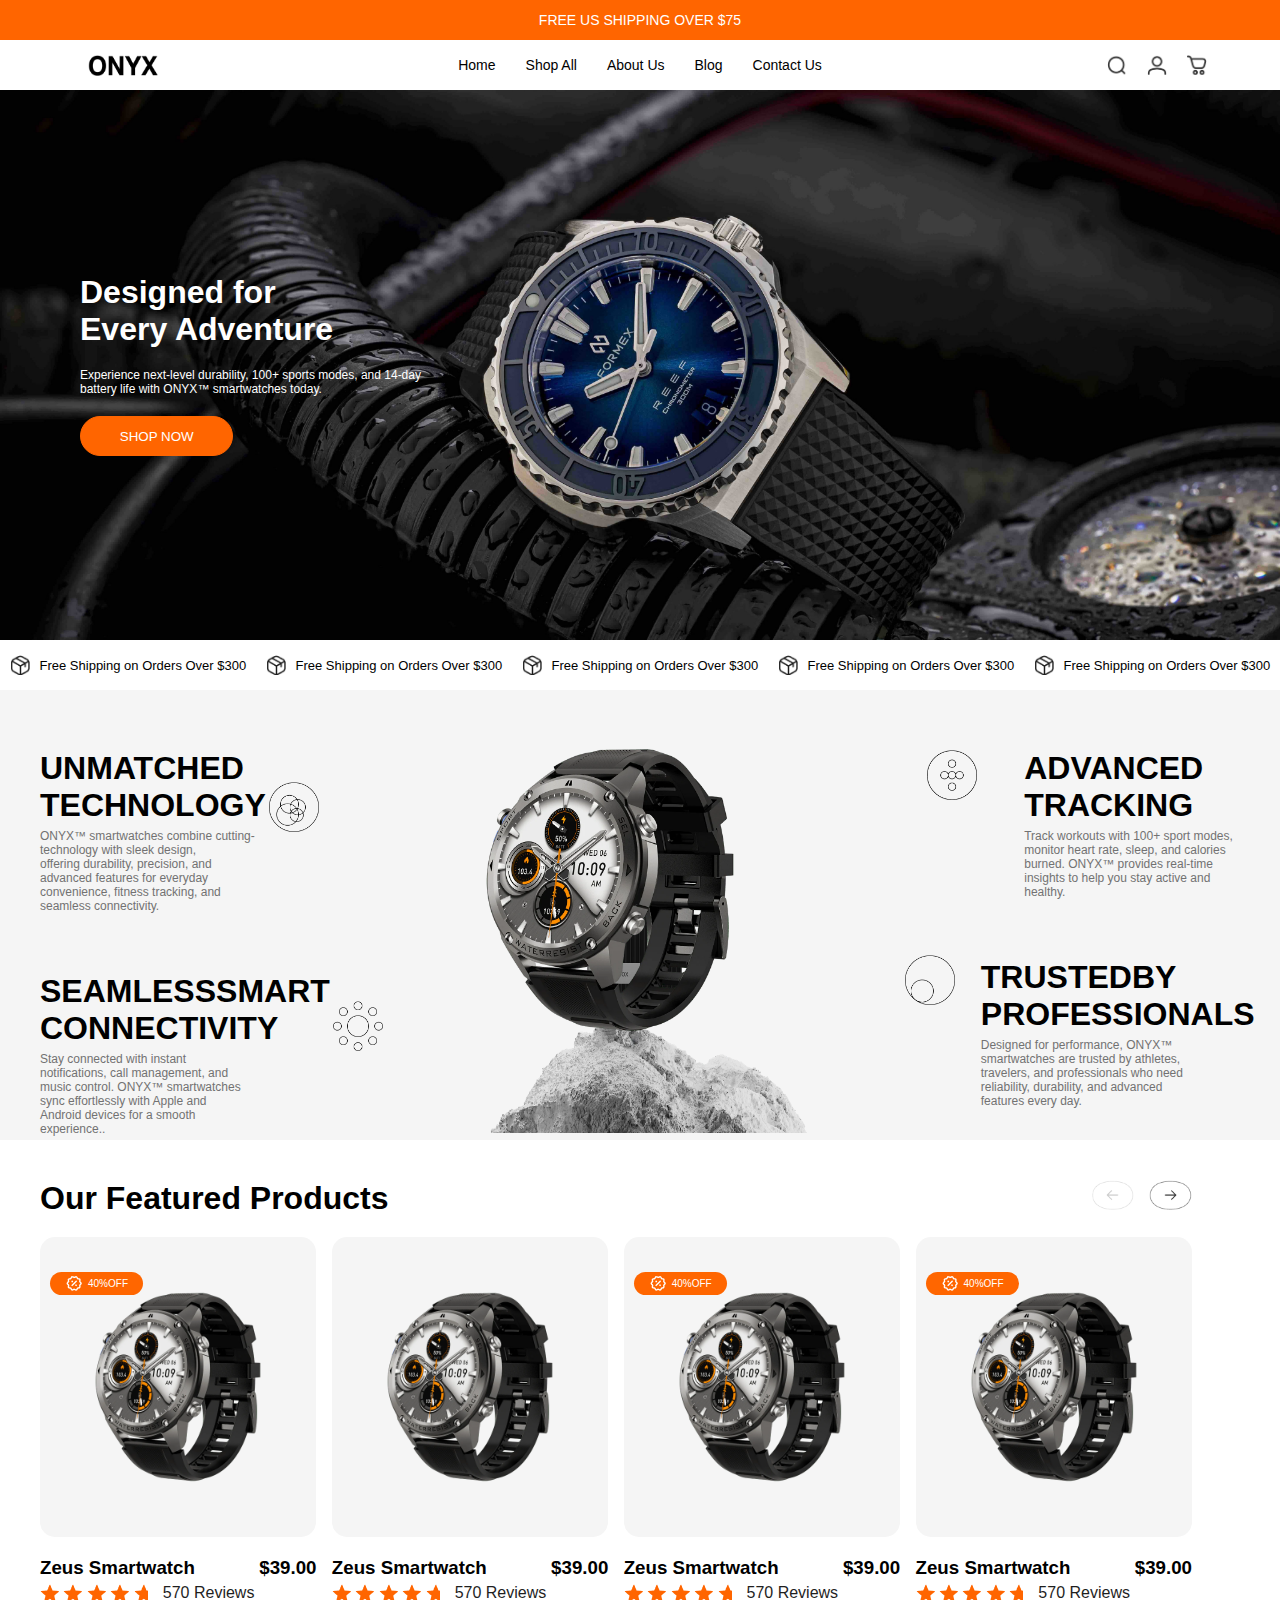
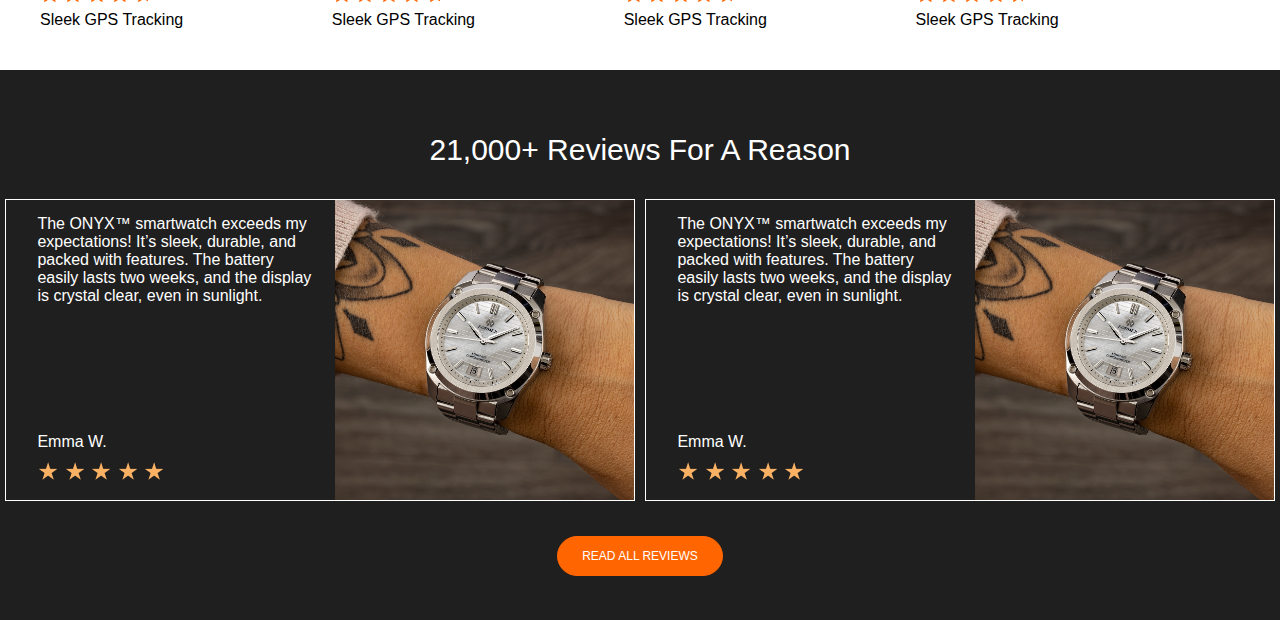
<file: Day1Task/index.html>
<!DOCTYPE html>
<html lang="en">
  <head>
    <meta charset="UTF-8" />
    <meta name="viewport" content="width=device-width, initial-scale=1.0" />
    <title>Day1Task</title>
    <link rel="stylesheet" href="styles.css" />
  </head>
  <body>
    <div class="topHeading">
      <p class="freeShipping">FREE US SHIPPING OVER $75</p>
    </div>
    <div class="navbar">
      <div class="navLogo">
        <img src="../Day1Task/assets/images/logo.png" class="logo" />
      </div>
      <div class="navPanel">
        <div class="navpanel-1">
          <p>Home</p>
          <p>Shop All</p>
          <p>About Us</p>
          <p>Blog</p>
          <p>Contact Us</p>
        </div>
      </div>
      <div class="navIcons">
        <div class="searchIcon"></div>
        <div class="userIcon"></div>
        <div class="cartIcon"></div>
      </div>
    </div>
    <!-- panel1 -->
    <div class="pane1">
      <div class="panel1Content">
        <div class="panel1Heading">
          <h1>Designed for <br />Every Adventure</h1>
          <p>
            Experience next-level durability, 100+ sports modes, and 14-day
            <br />
            battery life with ONYX™ smartwatches today.
          </p>
          <button class="shopNowBtn">SHOP NOW</button>
        </div>
      </div>
    </div>
    <!-- panel1bottom -->
    <div class="panel1Bottom">
      <div class="bottomContent">
        <div class="icon"></div>
        <p>Free Shipping on Orders Over $300</p>
      </div>
      <div class="bottomContent">
        <div class="icon"></div>
        <p>Free Shipping on Orders Over $300</p>
      </div>
      <div class="bottomContent">
        <div class="icon"></div>
        <p>Free Shipping on Orders Over $300</p>
      </div>
      <div class="bottomContent">
        <div class="icon"></div>
        <p>Free Shipping on Orders Over $300</p>
      </div>
      <div class="bottomContent">
        <div class="icon"></div>
        <p>Free Shipping on Orders Over $300</p>
      </div>
    </div>

    <section class="panel2">
      <div class="panel2LeftContent">
        <div class="leftContainer1">
          <div class="leftcontainer1Content">
            <h1>
              UNMATCHED <br />
              TECHNOLOGY
            </h1>
            <p>
              ONYX™ smartwatches combine cutting-<br />
              technology with sleek design,<br />
              offering durability, precision, and <br />
              advanced features for everyday <br />
              convenience, fitness tracking, and <br />
              seamless connectivity.
            </p>
          </div>
          <div class="leftmaincontainer1icon">
            <img
              src="./assets/icons/multiCircles.png"
              class="leftcontainer1Icon"
            />
          </div>
        </div>
        <div class="leftContainer2">
          <div class="leftcontainer2Content">
            <h1>
              SEAMLESSSMART <br />
              CONNECTIVITY
            </h1>
            <p>
              Stay connected with instant<br />
              notifications, call management, and<br />
              music control. ONYX™ smartwatches<br />
              sync effortlessly with Apple and<br />
              Android devices for a smooth<br />
              experience..
            </p>
          </div>
          <div class="leftmaincontainer2icon">
            <img src="./assets/icons/cc.png" class="leftcontainer2Icon" />
          </div>
        </div>
      </div>
      <div class="panel2Img">
        <div class="topImg">
       <img src="../Day1Task/assets/images/panel2Img.png" class="top"/>
        </div>
        <div class="bottomImg">
          <img src="../Day1Task/assets/images/mountain.png" class="bottom" />
        </div>
      </div>



      <div class="panel2RightContent">
        <div class="RightContainer1">
         
          <div class="Rightmaincontainer1icon">
            <img
              src="./assets/icons/p2icon3.png"
              class="Rightcontainer1Icon"
            />
          </div>
          <div class="Rightcontainer1Content">
            <h1>ADVANCED <br />TRACKING</h1>
            <p>
              Track workouts with 100+ sport modes,<br />
              monitor heart rate, sleep, and calories<br />
              burned. ONYX™ provides real-time<br />
              insights to help you stay active and<br />healthy.
            </p>
          </div>
        </div>
        <div class="RightContainer2">
          
          <div class="Rightmaincontainer2icon">
            <img src="./assets/icons/p2icon4.png" class="Rightcontainer2Icon" />
          </div>
          <div class="Rightcontainer2Content">
            <h1>
              TRUSTEDBY<br />
              PROFESSIONALS
            </h1>
            <p>
              Designed for performance, ONYX™ <br />smartwatches are trusted by
              athletes,<br /> travelers, and professionals who need<br /> reliability,
              durability, and advanced<br /> features every day.
            </p>
          </div>
        </div>
      </div>
      </div>
    </section>
    <section class="panelFeatureProduct">
      <div class="featureHeader">
        <h1>Our Featured Products</h1>
     <div class="featureIcons">
<div class="leftIcon">
  <img src="./assets/icons/arrowLeft.png" class="arrowIcon" />
</div>
<div class=rightIcon">
  <img src="./assets/icons/arrowRight.png" class="arrowIcon"/>
</div>
    </div>
      </div>
      <div class="slider">
        <div class="sliderCards">
          <div class="cardImgContainer">
            <div class="cardImg"></div>
          </div>
          <div class="cardContent">
            <div class="watchSpecs">
              <div class="name">
                <h3>Zeus Smartwatch</h3>
              </div>
              <div class="price">
                <h3>$39.00</h3>
              </div>
            </div>
            <div class="ratingReview">
              <div class="rating">
                <img src="./assets/icons/defaultStar.png" class="star" />
                <img src="./assets/icons/defaultStar.png" class="star" />
                <img src="./assets/icons/defaultStar.png" class="star" />
                <img src="./assets/icons/defaultStar.png" class="star" />
                <img src="./assets/icons/star.png" class="star" />
              </div>
              <div class="review">570 Reviews</div>
            </div>
            <div class="gpsTracking">
              <p>Sleek GPS Tracking</p>
            </div>
          </div>
          <div class="discount-banner">
            <img src="./assets/icons/sale.png" /> 
            <span class="discount-text">40%OFF</span>
          </div>
        </div>
        
      <div class="sliderCards">
        <div class="cardImgContainer">
          <div class="cardImg"></div>
        </div>
        <div class="cardContent">
          <div class="watchSpecs">
            <div class="name">
              <h3>Zeus Smartwatch</h3>
            </div>
            <div class="price">
              <h3>$39.00</h3>
            </div>
          </div>
          <div class="ratingReview">
            <div class="rating">
              <img src="./assets/icons/defaultStar.png" class="star" />
              <img src="./assets/icons/defaultStar.png" class="star" />
              <img src="./assets/icons/defaultStar.png" class="star" />
              <img src="./assets/icons/defaultStar.png" class="star" />
              <img src="./assets/icons/star.png" class="star" />
            </div>
            <div class="review">570 Reviews</div>
          </div>
          <div class="gpsTracking">
            <p>Sleek GPS Tracking</p>
          </div>
        </div>
      </div>
      <div class="sliderCards">
        <div class="cardImgContainer">
          <div class="cardImg"></div>
        </div>
        <div class="cardContent">
          <div class="watchSpecs">
            <div class="name">
              <h3>Zeus Smartwatch</h3>
            </div>
            <div class="price">
              <h3>$39.00</h3>
            </div>
          </div>
          <div class="ratingReview">
            <div class="rating">
              <img src="./assets/icons/defaultStar.png" class="star" />
              <img src="./assets/icons/defaultStar.png" class="star" />
              <img src="./assets/icons/defaultStar.png" class="star" />
              <img src="./assets/icons/defaultStar.png" class="star" />
              <img src="./assets/icons/star.png" class="star" />
            </div>
            <div class="review">570 Reviews</div>
          </div>
          <div class="gpsTracking">
            <p>Sleek GPS Tracking</p>
          </div>
        </div>
        <div class="discount-banner">
          <img src="./assets/icons/sale.png" /> 
          <span class="discount-text">40%OFF</span>
        </div>
      </div>
      <div class="sliderCards">
        <div class="cardImgContainer">
          <div class="cardImg"></div>
        </div>
        <div class="cardContent">
          <div class="watchSpecs">
            <div class="name">
              <h3>Zeus Smartwatch</h3>
            </div>
            <div class="price">
              <h3>$39.00</h3>
            </div>
          </div>
          <div class="ratingReview">
            <div class="rating">
              <img src="./assets/icons/defaultStar.png" class="star" />
              <img src="./assets/icons/defaultStar.png" class="star" />
              <img src="./assets/icons/defaultStar.png" class="star" />
              <img src="./assets/icons/defaultStar.png" class="star" />
              <img src="./assets/icons/star.png" class="star" />
            </div>
            <div class="review">570 Reviews</div>
          </div>
          <div class="gpsTracking">
            <p>Sleek GPS Tracking</p>
          </div>
        </div>
        <div class="discount-banner">
          <img src="./assets/icons/sale.png" /> 
          <span class="discount-text">40%OFF</span>
        </div>
      </div>
      
    </div>
    </section>
<div class="allReviewsPanel">
  <div class="reviewHeading">
    <p class="reviewText">21,000+ Reviews For A Reason</p>
  </div>
  <div class="reviewContentContainer">
    <div class="reviewContent2">
      <div class="containerReview2">
      <p>The ONYX™ smartwatch exceeds my <br> expectations! It’s sleek, durable, and<br> packed with features. The battery<br> easily lasts two weeks, and the display<br> is crystal clear, even in sunlight.</p>
      <p id="r2">Emma W. </p>
      <div class="ratingReview">
        <div class="reviewRating">
          <img src="./assets/icons/coloredStar.png" class="star" />
          <img src="./assets/icons/coloredStar.png" class="star" />
          <img src="./assets/icons/coloredStar.png" class="star" />
          <img src="./assets/icons/coloredStar.png" class="star" />
          <img src="./assets/icons/coloredStar.png" class="star" />
        </div>
      </div>
    </div>
    <div class="container2Img">
      <img src="./assets/images/reviewcontent2.jpg" class="reviewImg2" />
    </div>
  </div>
  <div class="reviewContent2">
    <div class="containerReview2">
    <p>The ONYX™ smartwatch exceeds my <br> expectations! It’s sleek, durable, and<br> packed with features. The battery<br> easily lasts two weeks, and the display<br> is crystal clear, even in sunlight.</p>
    <p id="r2">Emma W. </p>
    <div class="ratingReview">
      <div class="reviewRating">
        <img src="./assets/icons/coloredStar.png" class="star" />
        <img src="./assets/icons/coloredStar.png" class="star" />
        <img src="./assets/icons/coloredStar.png" class="star" />
        <img src="./assets/icons/coloredStar.png" class="star" />
        <img src="./assets/icons/coloredStar.png" class="star" />
      </div>
    </div>
  </div>
  <div class="container2Img">
    <img src="./assets/images/reviewcontent2.jpg" class="reviewImg2" />
  </div>
</div>
  </div>
  <div class="bt">
  <button class="readAllBtn">
  <p class="readTxt">  READ ALL REVIEWS </p>
  </button>
</div>
</div>
  </body>
</html>
</file>
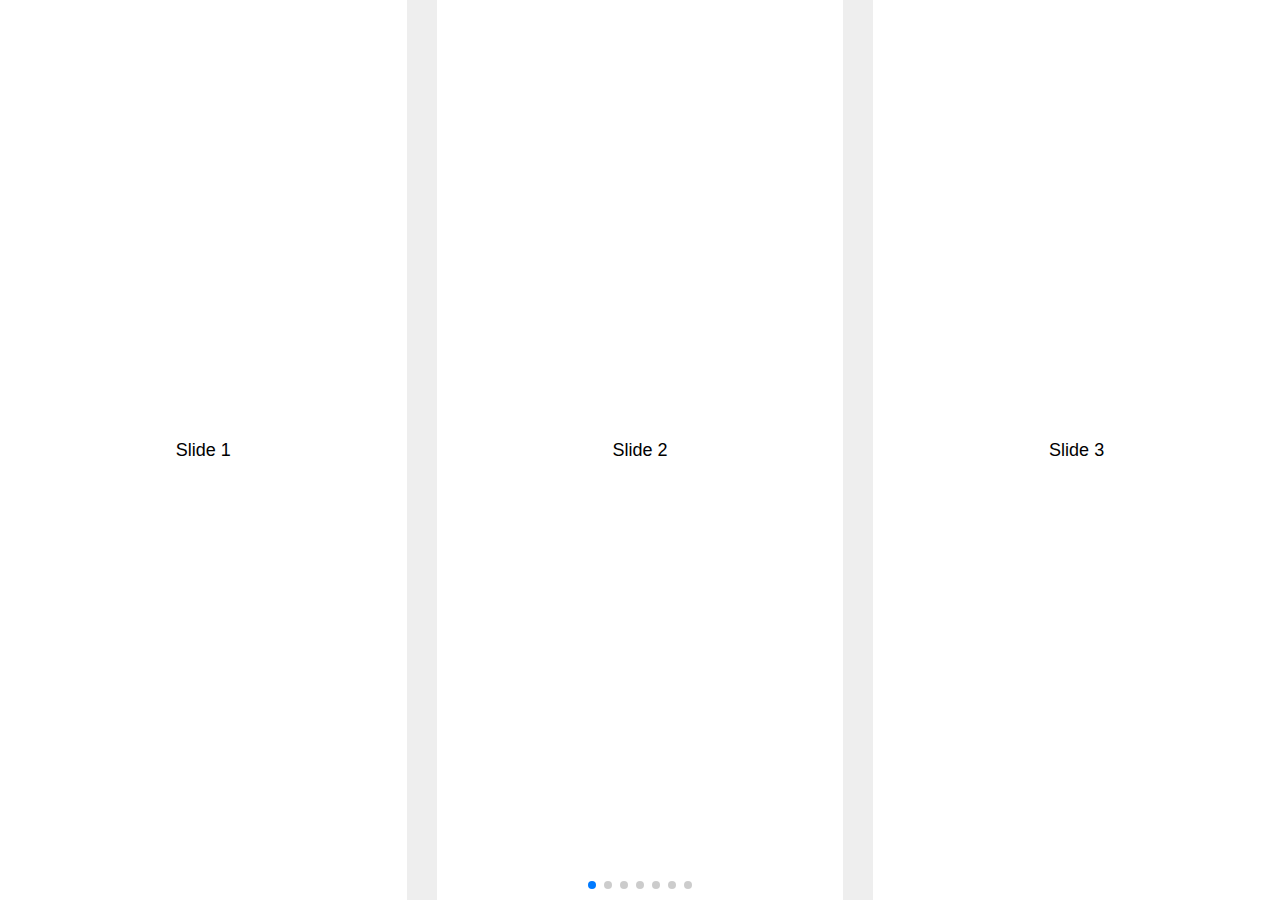
<file: Test/index.html>
<!DOCTYPE html>
<html lang="en">
<head>
  <meta charset="utf-8" />
  <title>Swiper Demo</title>
  <meta name="viewport" content="width=device-width, initial-scale=1, minimum-scale=1, maximum-scale=1" />
  <link rel="stylesheet" href="https://cdn.jsdelivr.net/npm/swiper@11/swiper-bundle.min.css" />
  <link rel="stylesheet" href="styles.css" />
</head>
<body>
  <div class="swiper mySwiper">
    <div class="swiper-wrapper">
      <div class="swiper-slide">Slide 1</div>
      <div class="swiper-slide">Slide 2</div>
      <div class="swiper-slide">Slide 3</div>
      <div class="swiper-slide">Slide 4</div>
      <div class="swiper-slide">Slide 5</div>
      <div class="swiper-slide">Slide 6</div>
      <div class="swiper-slide">Slide 7</div>
      <div class="swiper-slide">Slide 8</div>
      <div class="swiper-slide">Slide 9</div>
    </div>
    <div class="swiper-pagination"></div>
  </div>

  <script src="https://cdn.jsdelivr.net/npm/swiper@11/swiper-bundle.min.js"></script>
  <script src="app.js"></script>
</body>
</html>
</file>
<file: Day1Task/styles.css>
* {
  margin: 0;
  font-family: Arial, sans-serif;
}
/* TopHeading */
.topHeading {
  background-color: #ff6500;
  height: 40px;
  display: flex;
  justify-content: center;
  align-items: center;
}
.freeShipping {
  color: #ffffff;
  font-size: 14px;
}
/* navBar */
.navbar {
  display: flex;
  align-items: center;
  justify-content: space-between;
  padding: 10px;
}
/* Logo Main Container */
.navLogo {
  height: 30px;
  width: 100px;
  display: flex;
  justify-content: center;
  align-items: center;
  margin-left: 5%;
}
.logo {
  background-size: cover;
  height: 70%;
  width: 70%;
}

.navpanel-1 {
  display: flex;
  align-items: center;
  justify-content: center;
  width: 100%;
  font-size: 14px;
  font-weight: lighter;
}
.navpanel-1 p {
  margin: 0 15px;
}
/* NavBarIcons */
.navIcons {
  display: flex;
  align-items: center;
  justify-content: space-between;
  width: 100px;
  margin-right: 5%;
}
.searchIcon,
.userIcon,
.cartIcon {
  background-size: cover;
  height: 20px;
  width: 20px;
}
.searchIcon {
  background-image: url(./assets/icons/search.png);
}
.userIcon {
  background-image: url(./assets/icons/profile.png);
}
.cartIcon {
  background-image: url(./assets/icons/cart.png);
}
/* Panel1 */
.pane1 {
  height: 550px;
  width: 100%;
  background-image: url(./assets/images/BgImage1.jpg);
  object-fit: cover;
  background-size: cover;
  display: flex;
  align-items: center;
  background-position: center;
}
.panel1Content {
  margin-left: 80px;
}
.panel1Heading {
  color: #ffffff;
}
.panel1Heading h1 {
  margin-bottom: 20px;
}
.panel1Heading p {
  margin: 20px 0;
  font-size: 12px;
}
.shopNowBtn {
  background-color: #ff6500;
  color: #ffffff;
  height: 40px;
  width: 45%;
  padding: 10px 20px;
  border-radius: 20px;
  cursor: pointer;
  border: 1px solid #ff6500;
}
.panel1Bottom {
  height: 50px;
  width: 100%;
  /* background-color: green; */
  display: flex;
  justify-content: space-evenly;
}
.bottomContent {
  display: flex;
  justify-content: space-evenly;
  align-items: center;
  width: 100%;
  height: 50px;
}
.icon {
  background-image: url(./assets/icons/box.png);
  background-size: cover;
  height: 20px;
  width: 20px;
}
.bottomContent p {
  font-size: 13px;
}
/* panel2 */
.panel2 {
  background-color: #f5f5f5;
  height: 350px;
  width: 100%;
  display: flex;
  justify-content: space-between;
  padding: 50px 20px;
  /* margin-bottom: 10px; */
  /* align-items: center; */
}
/* leftContainer */
.panel2LeftContent {
  width: 33.33%;
  padding: 10px 20px;
  /* background-color: green; */
}
.leftContainer1 {
  /* height: 50%; */
  display: flex;
}
.leftContainer2 {
  /* height: 50%; */
  display: flex;
}
.leftcontainer1Content p {
  font-size: 12px;
  color: #727272;
  margin-top: 5px;
}
.leftmaincontainer1icon {
  /* margin-right: 50%;  */
  margin-top: 8%;
  margin-left: 3px;
  height: 5px;
  /* width: 100px; */
  /* display: flex;
    justify-content: center;
    align-items: center;
    margin-left: 5%; */
}
.leftcontainer1Icon {
  background-size: cover;
  height: 50px;
  width: 50px;
}
.leftmaincontainer2icon {
  /* margin-right: 50%;  */
  margin-top: 22%;
  margin-left: 3px;
  height: 5px;
  /* width: 100px; */
  /* display: flex;
    justify-content: center;
    align-items: center;
    margin-left: 5%; */
}
.leftcontainer2Icon {
  background-size: cover;
  height: 50px;
  width: 50px;
}
.leftcontainer2Content {
  margin-top: 15%;
}
.leftcontainer2Content p {
  font-size: 12px;
  margin-top: 5px;
  color: #727272;
}

.panel2Img {
  /* background-color: black; */
  width: 33.33%;
}
.topImg {
  height: 100px;
  width: 100px;
}
.top {
  background-size: cover;
  height: 300px;
  width: 300px;
  position: relative;
  z-index: 1;
}
.bottomImg {
  height: 100px;
  width: 100px;
}
.bottom {
  background-size: cover;
  height: 350px;
  width: 350px;
  overflow: hidden;
  position: relative;
  bottom: 57px;
}

/* RightContainer */
.panel2RightContent {
  width: 33.33%;
  padding: 10px 20px;
  /* background-color: green; */
}
.RightContainer1 {
  /* height: 50%; */
  display: flex;
  justify-content: space-evenly;
}
.RightContainer2 {
  /* height: 50%; */
  justify-content: space-evenly;
  display: flex;
}
.Rightcontainer1Content p {
  font-size: 12px;
  color: #727272;
  margin-top: 5px;
}
.Righttmaincontainer1icon {
  /* margin-right: 50%;  */
  margin-top: 8%;
  margin-left: 3px;
  height: 5px;
  /* width: 100px; */
  /* display: flex;
    justify-content: center;
    align-items: center;
    margin-left: 5%; */
}
.Rightcontainer1Icon {
  background-size: cover;
  height: 50px;
  width: 50px;
}
.Rightmaincontainer2icon {
  /* margin-right: 50%;  */
  margin-top: 14%;
  /* margin-left: 3px;  */
  height: 5px;
  /* width: 100px; */
  /* display: flex;
    justify-content: center;
    align-items: center;
    margin-left: 5%; */
}
.Rightcontainer2Icon {
  background-size: cover;
  height: 50px;
  width: 50px;
}
.Rightcontainer2Content {
  margin-top: 15%;
}
.Rightcontainer2Content p {
  font-size: 12px;
  margin-top: 5px;
  color: #727272;
}

/* panelFeatureProduct */

.panelFeatureProduct {
  /* background-color: #727272; */
  height: 450px;
  width: 90%;
  padding: 40px 40px;
}
.slider {
  display: flex;
  justify-content: space-between;
}
.featureHeader {
  display: flex;
  justify-content: space-between;
}
.featureIcons {
  display: flex;
  justify-content: space-between;
  height: 30px;
  width: 100px;
}
.arrowIcon {
  height: 30px;
}
.sliderCards {
  height: 400px;
  width: 24%;
  margin-top: 20px;
}
.cardImgContainer {
  height: 300px;
  width: 100%;
  background-color: #f5f5f5;
  display: flex;
  justify-content: center;
  align-items: center;
  border-radius: 15px;
}
.cardImg {
  background-image: url(./assets/images/panel2Img.png);
  background-size: cover;
  height: 200px;
  width: 200px;
}
.cardContent {
  margin-top: 20px;
  height: 80px;
  width: 100%;
}
.watchSpecs {
  display: flex;
  justify-content: space-between;
  margin-bottom: 5px;
}
.ratingReview {
  display: flex;
  justify-content: flex-start;
}
.review {
  margin-left: 15px;
  color: #1f1f1f;
}
.gpsTracking p {
  margin-top: 5px;
}
.discount-banner {
  background-color: #ff6600;
  color: white;
  padding: 3px 15px;
  border-radius: 25px;
  display: inline-flex;
  align-items: center;
  position: relative;
  top: -365px;
  left: 10px;
}
.discount-text {
  margin-left: 5px;
  font-size: 10px;
}
/* allReviewsPanel */
.allReviewsPanel {
  background-color: #1F1F1F;
  height: 550px;
  width: 100%;
}
.reviewHeading {
  height: 60px;
  display: flex;
  justify-content: center;
  align-items: center;
}
.reviewText {
  color: #ffffff;
  font-size: 30px;
  margin-top: 100px;
}
.reviewContentContainer {
  display: flex;
  /* justify-content: space-between; */
  margin-top: 5%;
}
.reviewContent2 {
  height: 300px;
  width: 57%;
  /* background-color: pink; */
  display: flex;
  justify-content: space-around;
  border: 1px solid white;
  margin: 5px;
}
.reviewRating {
  margin-top: 10px;
}
.containerReview2 {
  padding-left: 5%;
  width: 79%;
}
.containerReview2 p {
 padding-top: 5%;
 color: #ffffff;
}
.reviewImg2 {
  height: 300px;
  width:100%;
  object-fit: cover;  

}
#r2 {
  margin-top: 38%;
}
.readAllBtn {
  background-color: #ff6500;
  color: #ffffff;
  height: 40px;
  width: 13%;
  padding: 10px 20px;
  border-radius: 20px;
  cursor: pointer;
  border: 1px solid #ff6500;
}
.readTxt {
  font-size: 12px;
}
.bt {
margin-top: 30px;  
display: flex;
justify-content: center;
align-items: center;
}
</file>
<file: Test/styles.css>
html, body {
    position: relative;
    height: 100%;
  }
  
  body {
    background: #eee;
    font-family: Helvetica Neue, Helvetica, Arial, sans-serif;
    font-size: 14px;
    color: #000;
    margin: 0;
    padding: 0;
  }
  
  .swiper {
    width: 100%;
    height: 100%;
  }
  
  .swiper-slide {
    text-align: center;
    font-size: 18px;
    background: #fff;
    display: flex;
    justify-content: center;
    align-items: center;
  }
  
  .swiper-slide img {
    display: block;
    width: 100%;
    height: 100%;
    object-fit: cover;
  }
</file>
